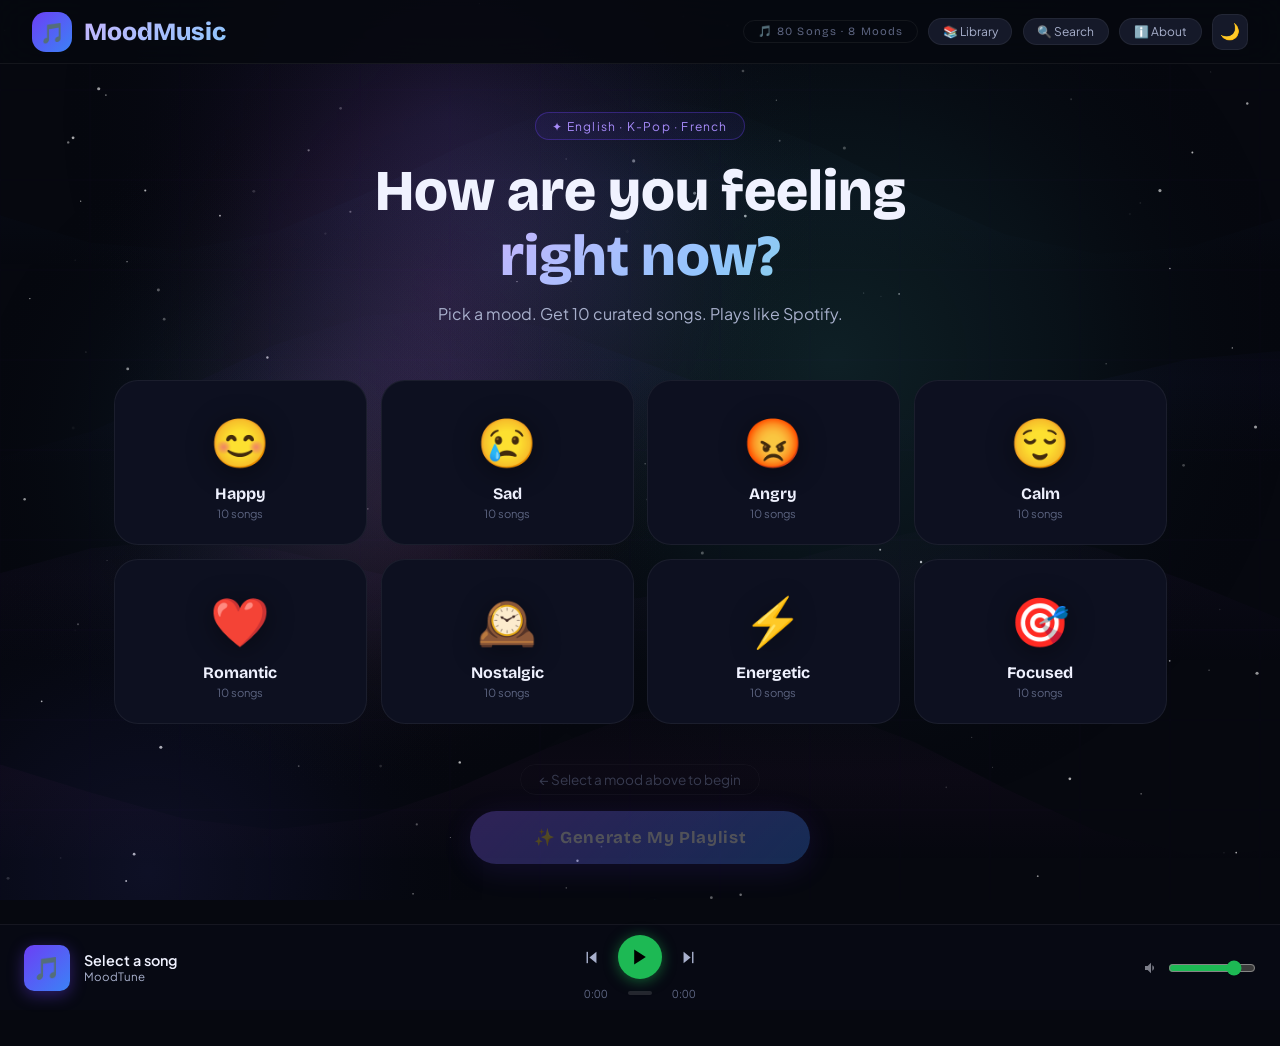
<file: index.html>
<!DOCTYPE html>
<html lang="en">
<head>
<meta charset="UTF-8"/>
<meta name="viewport" content="width=device-width,initial-scale=1.0"/>
<title>MoodTune – Feel the Music</title>
<link rel="stylesheet" href="css/base.css"/>
<link rel="stylesheet" href="css/home.css"/>
</head>
<body>
<canvas id="bgCanvas"></canvas>
<canvas id="noteCanvas"></canvas>
<div id="toast"></div>

<nav class="top-nav">
  <div class="logo" onclick="window.location.href='index.html'">
    <div class="logo-orb">🎵</div>
    <span class="logo-name">MoodMusic</span>
  </div>
  <div class="nav-right">
    <span class="nav-pill">🎵 80 Songs · 8 Moods</span>
    <a href="pages/library.html"  class="nav-link-btn">📚 Library</a>
    <a href="pages/search.html"   class="nav-link-btn">🔍 Search</a>
    <a href="pages/about.html"    class="nav-link-btn">ℹ️ About</a>
    <button class="icon-btn" id="themeBtn" onclick="toggleTheme()">🌙</button>
  </div>
</nav>

<div class="main">
  <div class="hero">
    <div class="hero-eyebrow">✦ English · K-Pop · French </div>
    <h1 class="hero-title">How are you feeling<br/><span class="hero-grad">right now?</span></h1>
    <p class="hero-sub">Pick a mood. Get 10 curated songs. Plays like Spotify.</p>
  </div>

  <div class="mood-grid">
    <div class="mood-card m-happy"     onclick="selectMood(this,'happy')">
      <div class="card-glow"></div><span class="card-emoji">😊</span>
      <div class="card-name">Happy</div><div class="card-count">10 songs</div>
    </div>
    <div class="mood-card m-sad"       onclick="selectMood(this,'sad')">
      <div class="card-glow"></div><span class="card-emoji">😢</span>
      <div class="card-name">Sad</div><div class="card-count">10 songs</div>
    </div>
    <div class="mood-card m-angry"     onclick="selectMood(this,'angry')">
      <div class="card-glow"></div><span class="card-emoji">😡</span>
      <div class="card-name">Angry</div><div class="card-count">10 songs</div>
    </div>
    <div class="mood-card m-calm"      onclick="selectMood(this,'calm')">
      <div class="card-glow"></div><span class="card-emoji">😌</span>
      <div class="card-name">Calm</div><div class="card-count">10 songs</div>
    </div>
    <div class="mood-card m-romantic"  onclick="selectMood(this,'romantic')">
      <div class="card-glow"></div><span class="card-emoji">❤️</span>
      <div class="card-name">Romantic</div><div class="card-count">10 songs</div>
    </div>
    <div class="mood-card m-nostalgic" onclick="selectMood(this,'nostalgic')">
      <div class="card-glow"></div><span class="card-emoji">🕰️</span>
      <div class="card-name">Nostalgic</div><div class="card-count">10 songs</div>
    </div>
    <div class="mood-card m-energetic" onclick="selectMood(this,'energetic')">
      <div class="card-glow"></div><span class="card-emoji">⚡</span>
      <div class="card-name">Energetic</div><div class="card-count">10 songs</div>
    </div>
    <div class="mood-card m-focused"   onclick="selectMood(this,'focused')">
      <div class="card-glow"></div><span class="card-emoji">🎯</span>
      <div class="card-name">Focused</div><div class="card-count">10 songs</div>
    </div>
  </div>

  <div class="gen-wrap">
    <div class="mood-display" id="moodDisplay">← Select a mood above to begin</div><br/>
    <button class="gen-btn" id="genBtn" disabled onclick="goToPlaylist()">
      <span id="genLabel">✨ Generate My Playlist</span>
      <div class="spin" id="genSpin"></div>
    </button>
  </div>
</div>

<!-- PLAYER BAR -->
<div class="player-bar" id="playerBar">
  <div class="pb-left">
    <div class="pb-cover" id="pbCover">🎵</div>
    <div class="pb-meta">
      <div class="pb-title"  id="pbTitle">Select a song</div>
      <div class="pb-artist" id="pbArtist">MoodTune</div>
    </div>
  </div>
  <div class="pb-centre">
    <div class="pb-controls">
      <button class="ctrl" onclick="playPrev()" title="Previous">
        <svg viewBox="0 0 24 24" fill="currentColor" width="17" height="17"><polygon points="19,20 9,12 19,4"/><rect x="5" y="4" width="2" height="16"/></svg>
      </button>
      <button class="ctrl ctrl-play" id="ctrlPlay" onclick="togglePlay()">
        <svg viewBox="0 0 24 24" fill="currentColor" width="20" height="20"><polygon points="5,3 19,12 5,21"/></svg>
      </button>
      <button class="ctrl" onclick="playNext()" title="Next">
        <svg viewBox="0 0 24 24" fill="currentColor" width="17" height="17"><polygon points="5,4 15,12 5,20"/><rect x="17" y="4" width="2" height="16"/></svg>
      </button>
    </div>
    <div class="pb-progress">
      <span class="pb-time" id="timeCur">0:00</span>
      <div class="progress-track" id="progressTrack" onclick="onSeek(event)">
        <div class="progress-fill" id="progressFill"></div>
        <div class="progress-knob" id="progressKnob"></div>
      </div>
      <span class="pb-time" id="timeDur">0:00</span>
    </div>
  </div>
  <div class="pb-right">
    <svg viewBox="0 0 24 24" fill="currentColor" width="16" height="16" style="opacity:.5"><path d="M3 9v6h4l5 5V4L7 9H3zm13.5 3c0-1.77-1.02-3.29-2.5-4.03v8.05c1.48-.73 2.5-2.25 2.5-4.02z"/></svg>
    <input type="range" min="0" max="100" value="80" class="vol-range" oninput="setVol(this.value)"/>
  </div>
</div>

<script src="js/db.js"></script>
<script src="js/player.js"></script>
<script src="js/theme.js"></script>
<script src="js/bg.js"></script>
<script src="js/home.js"></script>
</body>
</html>
</file>
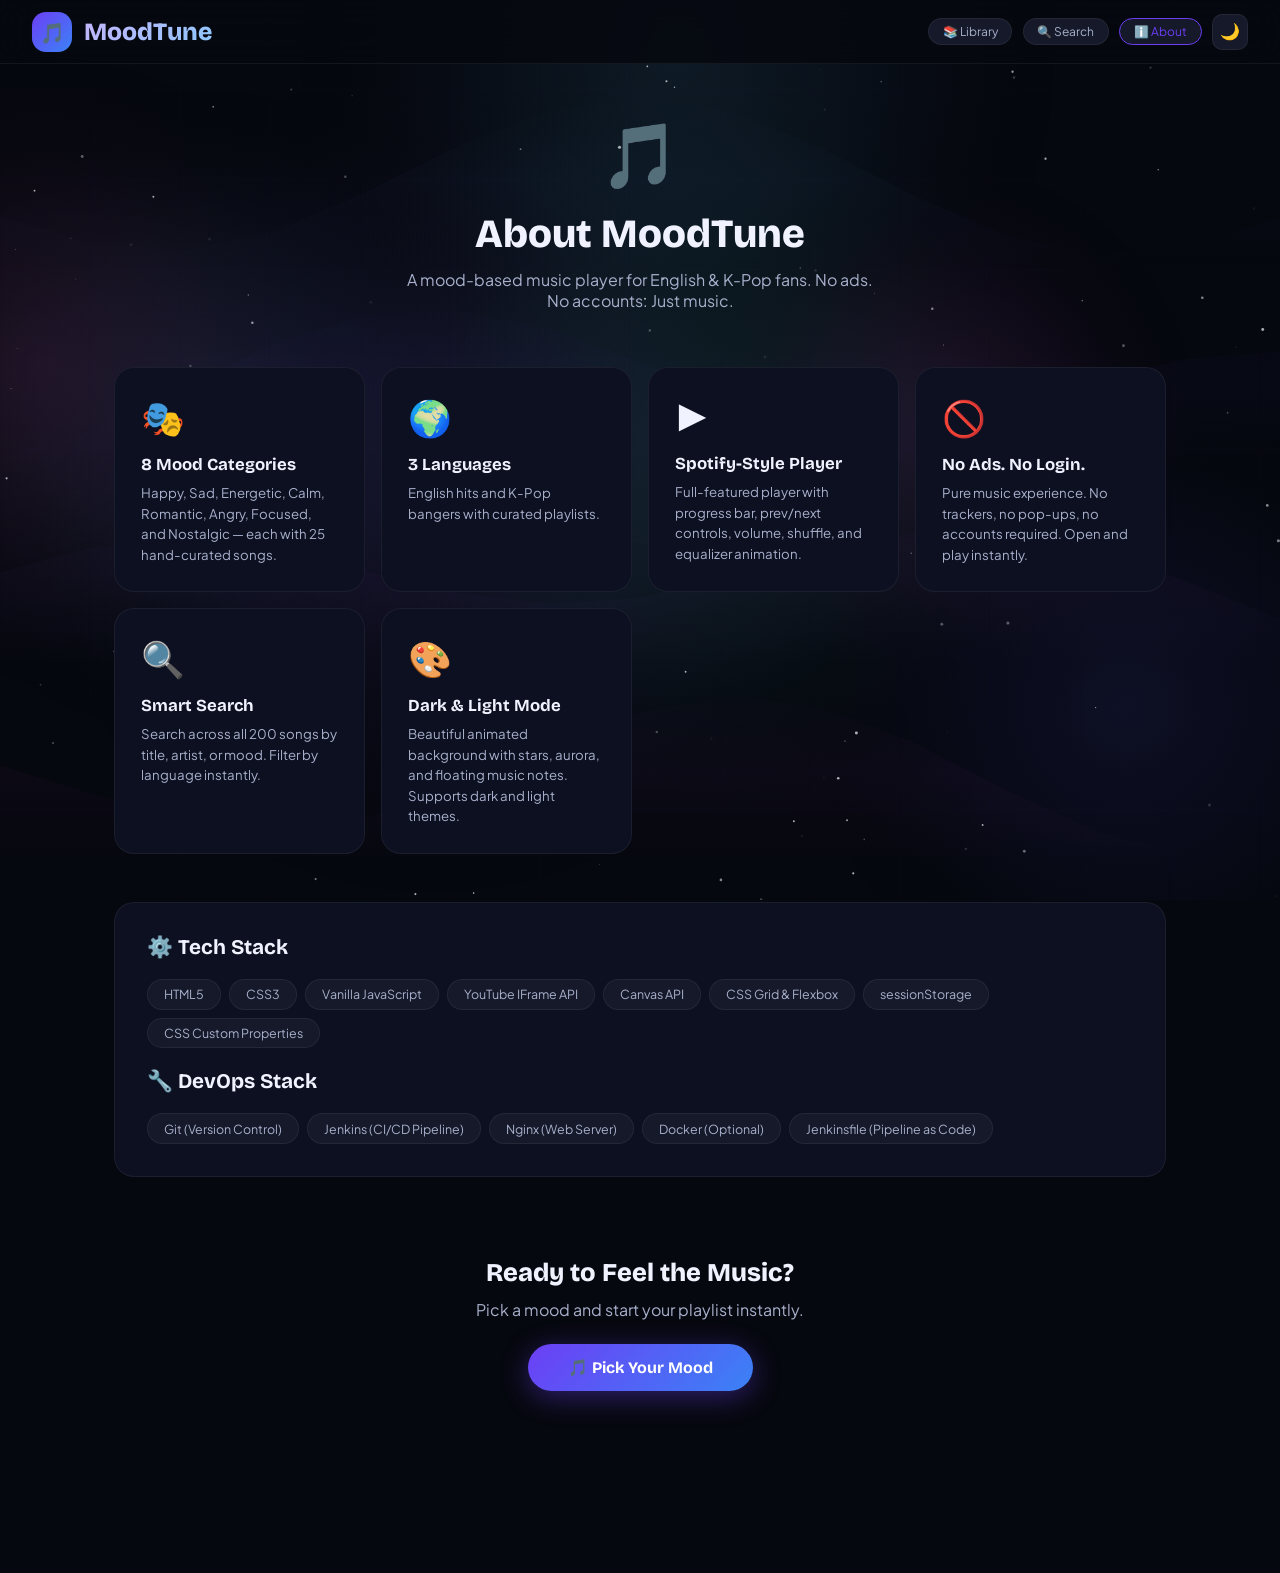
<file: pages/about.html>
<!DOCTYPE html>
<html lang="en">
<head>
<meta charset="UTF-8"/>
<meta name="viewport" content="width=device-width,initial-scale=1.0"/>
<title>MoodTune – About</title>
<link rel="stylesheet" href="../css/base.css"/>
<link href="https://fonts.googleapis.com/css2?family=Bricolage+Grotesque:opsz,wght@12..96,300;12..96,500;12..96,700;12..96,800&family=Plus+Jakarta+Sans:ital,wght@0,300;0,400;0,500;1,300&display=swap" rel="stylesheet"/>
<style>
.about-hero{text-align:center;margin-bottom:3.5rem;animation:heroIn .8s both}
.about-hero h1{font-family:var(--fh);font-size:2.5rem;font-weight:800;margin-bottom:.7rem}
.about-hero p{color:var(--text2);font-size:1rem;max-width:480px;margin:0 auto}
.cards-grid{display:grid;grid-template-columns:repeat(auto-fit,minmax(240px,1fr));gap:16px;margin-bottom:3rem;animation:fadeUp .6s .1s both}
.about-card{background:var(--surface);border:1px solid var(--border);border-radius:20px;padding:1.6rem;transition:transform .2s,border-color .2s}
.about-card:hover{transform:translateY(-4px);border-color:rgba(108,63,245,.3)}
.about-card .icon{font-size:2.2rem;margin-bottom:.9rem}
.about-card h3{font-family:var(--fh);font-size:1.05rem;font-weight:700;margin-bottom:.5rem}
.about-card p{font-size:.83rem;color:var(--text2);line-height:1.55}
.tech-stack{background:var(--surface);border:1px solid var(--border);border-radius:20px;padding:2rem;margin-bottom:2rem;animation:fadeUp .6s .2s both}
.tech-stack h2{font-family:var(--fh);font-size:1.3rem;font-weight:700;margin-bottom:1.2rem}
.tech-row{display:flex;gap:.5rem;flex-wrap:wrap}
.tech-chip{background:var(--surface2);border:1px solid var(--border);border-radius:20px;padding:.4rem 1rem;font-size:.78rem;color:var(--text2)}
.cta-section{text-align:center;padding:3rem 1rem;animation:fadeUp .6s .3s both}
.cta-btn{display:inline-block;padding:.85rem 2.5rem;background:linear-gradient(135deg,var(--accent),var(--accent2));color:#fff;border-radius:40px;font-family:var(--fh);font-weight:700;font-size:1rem;text-decoration:none;box-shadow:0 6px 28px rgba(108,63,245,.4);transition:transform .2s,box-shadow .2s}
.cta-btn:hover{transform:translateY(-3px);box-shadow:0 10px 36px rgba(108,63,245,.6)}
</style>
</head>
<body>
<canvas id="bgCanvas"></canvas>
<canvas id="noteCanvas"></canvas>
<div id="toast"></div>

<nav class="top-nav">
  <a class="logo" href="../index.html">
    <div class="logo-orb">🎵</div>
    <span class="logo-name">MoodTune</span>
  </a>
  <div class="nav-right">
    <a href="library.html" class="nav-link-btn">📚 Library</a>
    <a href="search.html"  class="nav-link-btn">🔍 Search</a>
    <a href="about.html"   class="nav-link-btn" style="border-color:var(--accent);color:var(--accent)">ℹ️ About</a>
    <button class="icon-btn" id="themeBtn" onclick="toggleTheme()">🌙</button>
  </div>
</nav>

<div class="main">
  <div class="about-hero">
    <div style="font-size:4rem;margin-bottom:1rem">🎵</div>
    <h1>About MoodTune</h1>
    <p>A mood-based music player for English & K-Pop fans. No ads. No accounts. Just music.</p>
  </div>

  <div class="cards-grid">
    <div class="about-card">
      <div class="icon">🎭</div>
      <h3>8 Mood Categories</h3>
      <p>Happy, Sad, Energetic, Calm, Romantic, Angry, Focused, and Nostalgic — each with 25 hand-curated songs.</p>
    </div>
    <div class="about-card">
      <div class="icon">🌍</div>
      <h3>3 Languages</h3>
      <p>English hits and K-Pop bangers with curated playlists.</p>
    </div>
    <div class="about-card">
      <div class="icon">▶️</div>
      <h3>Spotify-Style Player</h3>
      <p>Full-featured player with progress bar, prev/next controls, volume, shuffle, and equalizer animation.</p>
    </div>
    <div class="about-card">
      <div class="icon">🚫</div>
      <h3>No Ads. No Login.</h3>
      <p>Pure music experience. No trackers, no pop-ups, no accounts required. Open and play instantly.</p>
    </div>
    <div class="about-card">
      <div class="icon">🔍</div>
      <h3>Smart Search</h3>
      <p>Search across all 200 songs by title, artist, or mood. Filter by language instantly.</p>
    </div>
    <div class="about-card">
      <div class="icon">🎨</div>
      <h3>Dark & Light Mode</h3>
      <p>Beautiful animated background with stars, aurora, and floating music notes. Supports dark and light themes.</p>
    </div>
  </div>

  <div class="tech-stack">
    <h2>⚙️ Tech Stack</h2>
    <div class="tech-row">
      <span class="tech-chip">HTML5</span>
      <span class="tech-chip">CSS3</span>
      <span class="tech-chip">Vanilla JavaScript</span>
      <span class="tech-chip">YouTube IFrame API</span>
      <span class="tech-chip">Canvas API</span>
      <span class="tech-chip">CSS Grid & Flexbox</span>
      <span class="tech-chip">sessionStorage</span>
      <span class="tech-chip">CSS Custom Properties</span>
    </div>
    <br/>
    <h2>🔧 DevOps Stack</h2>
    <div class="tech-row">
      <span class="tech-chip">Git (Version Control)</span>
      <span class="tech-chip">Jenkins (CI/CD Pipeline)</span>
      <span class="tech-chip">Nginx (Web Server)</span>
      <span class="tech-chip">Docker (Optional)</span>
      <span class="tech-chip">Jenkinsfile (Pipeline as Code)</span>
    </div>
  </div>

  <div class="cta-section">
    <h2 style="font-family:var(--fh);font-size:1.6rem;font-weight:800;margin-bottom:.7rem">Ready to Feel the Music?</h2>
    <p style="color:var(--text2);margin-bottom:1.5rem">Pick a mood and start your playlist instantly.</p>
    <a href="../index.html" class="cta-btn">🎵 Pick Your Mood</a>
  </div>
</div>

<div id="ytHolder" style="position:fixed;bottom:0;left:0;width:2px;height:2px;opacity:0;pointer-events:none;z-index:-1"></div>

<script src="../js/db.js"></script>
<script src="../js/player.js"></script>
<script src="../js/theme.js"></script>
<script src="../js/bg.js"></script>
<script>
window.addEventListener('DOMContentLoaded', function() {
  applyTheme(); initBg(); initNotes(); loadYT();
});
</script>
</body>
</html>
</file>
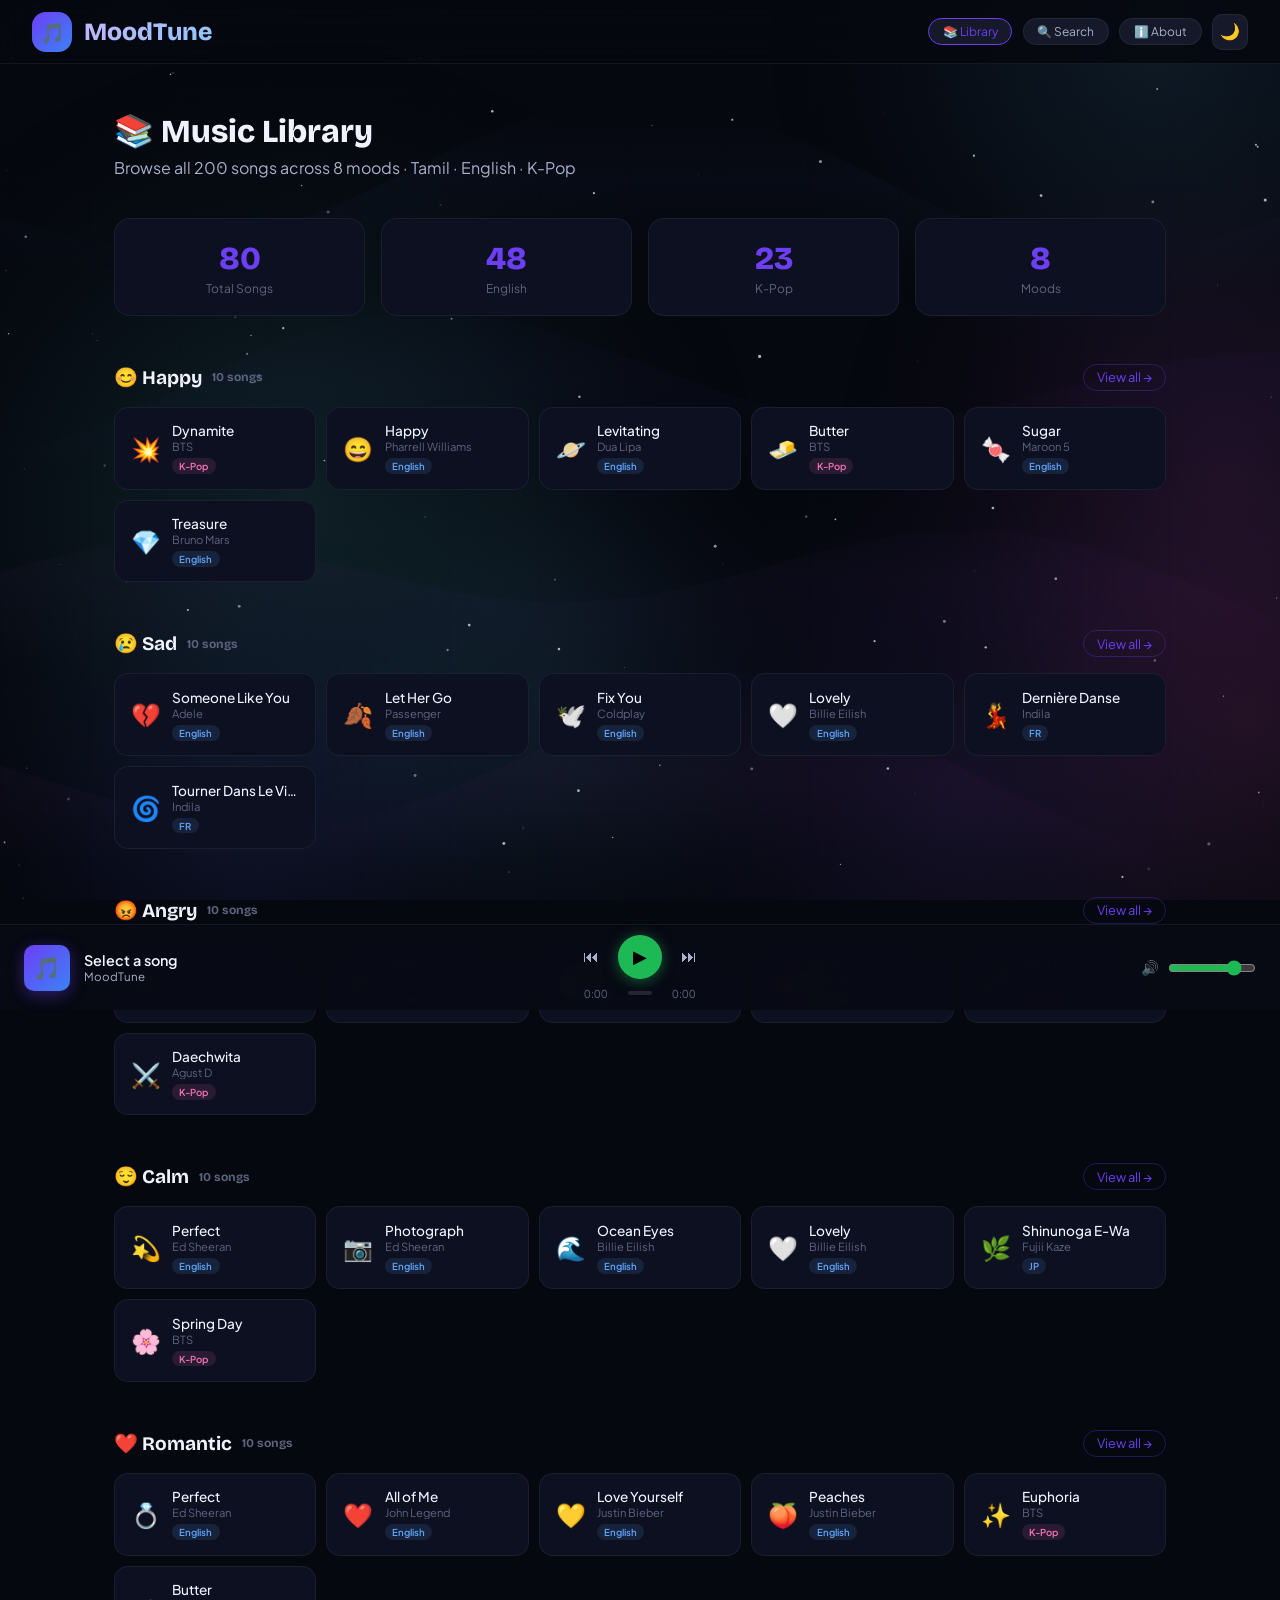
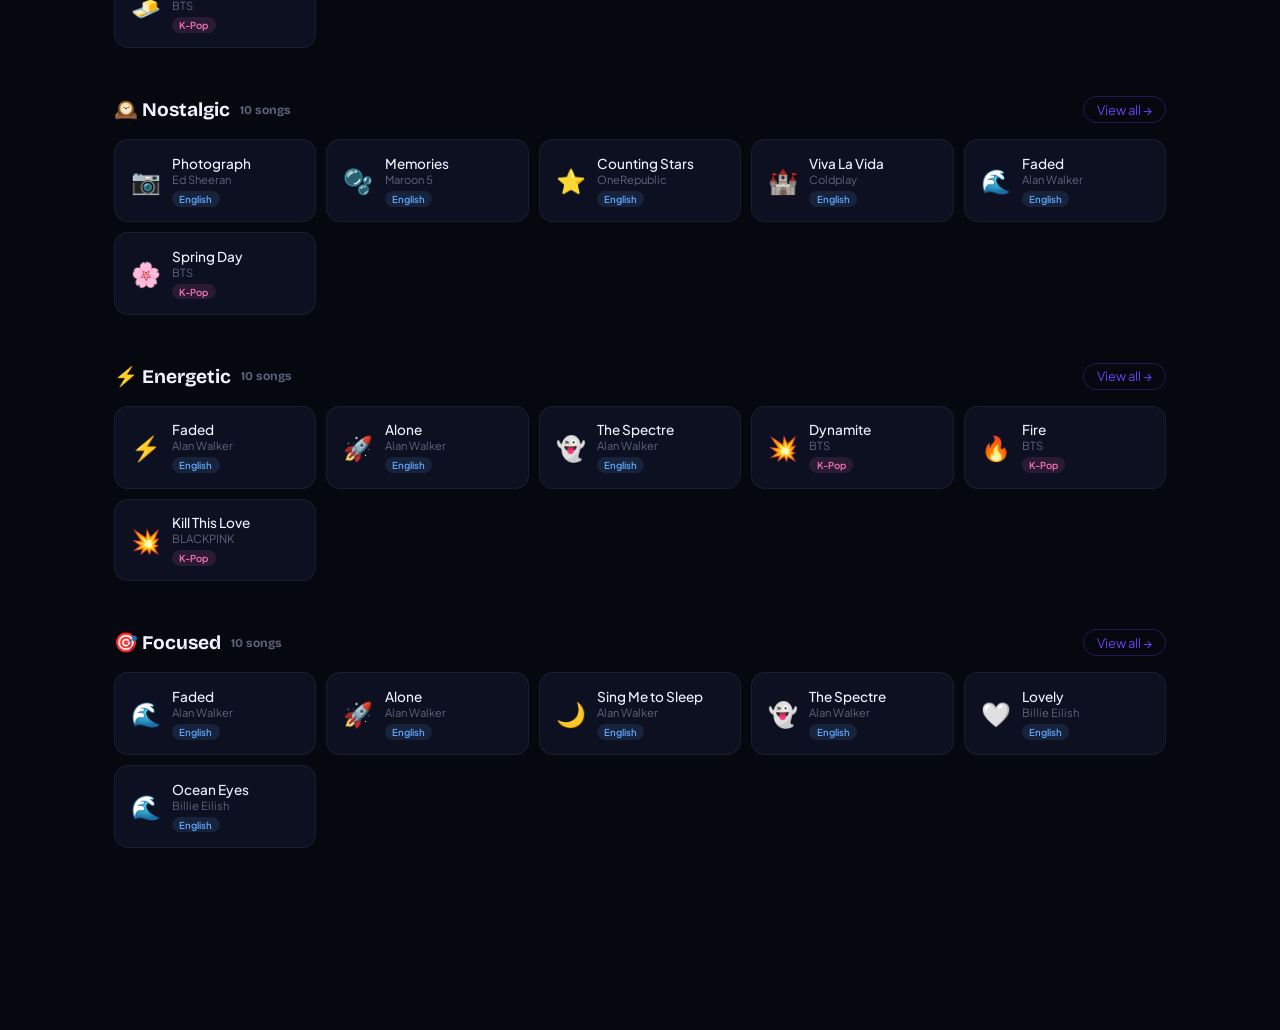
<file: pages/library.html>
<!DOCTYPE html>
<html lang="en">
<head>
<meta charset="UTF-8"/>
<meta name="viewport" content="width=device-width,initial-scale=1.0"/>
<title>MoodTune – Library</title>
<link rel="stylesheet" href="../css/base.css"/>
<link href="https://fonts.googleapis.com/css2?family=Bricolage+Grotesque:opsz,wght@12..96,300;12..96,500;12..96,700;12..96,800&family=Plus+Jakarta+Sans:ital,wght@0,300;0,400;0,500;1,300&display=swap" rel="stylesheet"/>
<style>
.page-title{font-family:var(--fh);font-size:2rem;font-weight:800;margin-bottom:.4rem;animation:heroIn .7s both}
.page-sub{color:var(--text2);margin-bottom:2.5rem;animation:fadeUp .7s .1s both}
.mood-section{margin-bottom:3rem;animation:fadeUp .5s both}
.mood-section-header{display:flex;align-items:center;justify-content:space-between;margin-bottom:1rem}
.mood-section-title{font-family:var(--fh);font-size:1.2rem;font-weight:700;display:flex;align-items:center;gap:.6rem}
.mood-section-count{font-size:.75rem;color:var(--text3)}
.view-all-link{font-size:.8rem;color:var(--accent);text-decoration:none;padding:.28rem .8rem;border:1px solid rgba(108,63,245,.3);border-radius:20px;transition:background .2s}
.view-all-link:hover{background:rgba(108,63,245,.15)}
.mini-grid{display:grid;grid-template-columns:repeat(auto-fill,minmax(200px,1fr));gap:10px}
.mini-card{
  background:var(--surface);border:1px solid var(--border);border-radius:14px;
  padding:.9rem 1rem;display:flex;align-items:center;gap:.7rem;
  cursor:pointer;transition:background .18s,border-color .18s,transform .15s;
}
.mini-card:hover{background:var(--surface2);border-color:rgba(108,63,245,.3);transform:translateY(-2px)}
.mini-card-emoji{font-size:1.5rem;flex-shrink:0}
.mini-card-info{min-width:0}
.mini-card-title{font-size:.85rem;font-weight:500;white-space:nowrap;overflow:hidden;text-overflow:ellipsis}
.mini-card-artist{font-size:.7rem;color:var(--text3);white-space:nowrap;overflow:hidden;text-overflow:ellipsis}
.mini-card-lang{font-size:.6rem;padding:.12rem .45rem;border-radius:12px;font-weight:600;margin-top:.2rem;display:inline-block}
.stats-bar{display:flex;gap:1rem;margin-bottom:3rem;flex-wrap:wrap;animation:fadeUp .6s both}
.big-stat{background:var(--surface);border:1px solid var(--border);border-radius:16px;padding:1.2rem 1.5rem;flex:1;min-width:120px;text-align:center}
.big-stat .n{font-family:var(--fh);font-size:2rem;font-weight:800;color:var(--accent)}
.big-stat .l{font-size:.75rem;color:var(--text3);margin-top:.2rem}
</style>
</head>
<body>
<canvas id="bgCanvas"></canvas>
<canvas id="noteCanvas"></canvas>
<div id="toast"></div>

<nav class="top-nav">
  <a class="logo" href="../index.html">
    <div class="logo-orb">🎵</div>
    <span class="logo-name">MoodTune</span>
  </a>
  <div class="nav-right">
    <a href="library.html"  class="nav-link-btn" style="border-color:var(--accent);color:var(--accent)">📚 Library</a>
    <a href="search.html"   class="nav-link-btn">🔍 Search</a>
    <a href="about.html"    class="nav-link-btn">ℹ️ About</a>
    <button class="icon-btn" id="themeBtn" onclick="toggleTheme()">🌙</button>
  </div>
</nav>

<div class="main">
  <h1 class="page-title">📚 Music Library</h1>
  <p class="page-sub">Browse all 200 songs across 8 moods · Tamil · English · K-Pop</p>

  <!-- Stats -->
  <div class="stats-bar" id="statsBar"></div>

  <!-- Mood sections -->
  <div id="libraryContent"></div>
</div>

<!-- PLAYER BAR -->
<div class="player-bar" id="playerBar">
  <div class="pb-left">
    <div class="pb-cover" id="pbCover">🎵</div>
    <div class="pb-meta">
      <div class="pb-title" id="pbTitle">Select a song</div>
      <div class="pb-artist" id="pbArtist">MoodTune</div>
    </div>
  </div>
  <div class="pb-centre">
    <div class="pb-controls">
      <button class="ctrl" onclick="playPrev()">⏮</button>
      <button class="ctrl ctrl-play" id="ctrlPlay" onclick="togglePlay()">▶</button>
      <button class="ctrl" onclick="playNext()">⏭</button>
    </div>
    <div class="pb-progress">
      <span class="pb-time" id="timeCur">0:00</span>
      <div class="progress-track" id="progressTrack" onclick="onSeek(event)">
        <div class="progress-fill" id="progressFill"></div>
        <div class="progress-knob" id="progressKnob"></div>
      </div>
      <span class="pb-time" id="timeDur">0:00</span>
    </div>
  </div>
  <div class="pb-right">
    <span style="opacity:.5;font-size:.9rem">🔊</span>
    <input type="range" min="0" max="100" value="80" class="vol-range" oninput="setVol(this.value)"/>
  </div>
</div>

<div id="ytHolder" style="position:fixed;bottom:0;left:0;width:2px;height:2px;opacity:0;pointer-events:none;z-index:-1"></div>

<script src="../js/db.js"></script>
<script src="../js/player.js"></script>
<script src="../js/theme.js"></script>
<script src="../js/bg.js"></script>
<script>
var LANG_CLASS = {EN:'lang-en',KP:'lang-kp'};
var LANG_LABEL = {EN:'English',KP:'K-Pop'};

function playFromLib(mood, localIdx) {
  _filtered = DB[mood].slice();
  _curIdx = -1;
  playSongAt(localIdx);
}

window.addEventListener('DOMContentLoaded', function() {
  applyTheme(); initBg(); initNotes(); loadYT();

  // Stats bar (NO TAMIL)
  var total = 0, enTotal = 0, kpTotal = 0;

  Object.keys(DB).forEach(function(m) { 
    DB[m].forEach(function(s){
      total++;
      if(s.l==='EN') enTotal++;
      else if(s.l==='KP') kpTotal++;
    });
  });

  document.getElementById('statsBar').innerHTML =
    '<div class="big-stat"><div class="n">'+total+'</div><div class="l">Total Songs</div></div>' +
    '<div class="big-stat"><div class="n">'+enTotal+'</div><div class="l">English</div></div>' +
    '<div class="big-stat"><div class="n">'+kpTotal+'</div><div class="l">K-Pop</div></div>' +
    '<div class="big-stat"><div class="n">8</div><div class="l">Moods</div></div>';

  // Build library sections
  var html = '';
  Object.keys(DB).forEach(function(mood, mi) {
    var meta = META[mood];
    var songs = DB[mood];

    html += '<div class="mood-section" style="animation-delay:'+(mi*.07)+'s">' +
      '<div class="mood-section-header">' +
        '<div class="mood-section-title">'+meta.emoji+' '+meta.label+'<span class="mood-section-count">'+songs.length+' songs</span></div>' +
        '<a href="playlist.html?mood='+mood+'" class="view-all-link">View all →</a>' +
      '</div>' +
      '<div class="mini-grid">';

    songs.slice(0, 6).forEach(function(s, i) {
      var lc = LANG_CLASS[s.l]||'lang-en';
      var ll = LANG_LABEL[s.l]||s.l;

      html += '<div class="mini-card" onclick="playFromLib(\''+mood+'\','+i+')">' +
        '<div class="mini-card-emoji">'+s.e+'</div>' +
        '<div class="mini-card-info">' +
          '<div class="mini-card-title">'+s.t+'</div>' +
          '<div class="mini-card-artist">'+s.a+'</div>' +
          '<span class="mini-card-lang '+lc+'">'+ll+'</span>' +
        '</div>' +
      '</div>';
    });

    html += '</div></div>';
  });

  document.getElementById('libraryContent').innerHTML = html;
});
</script>
</body>
</html>
</file>
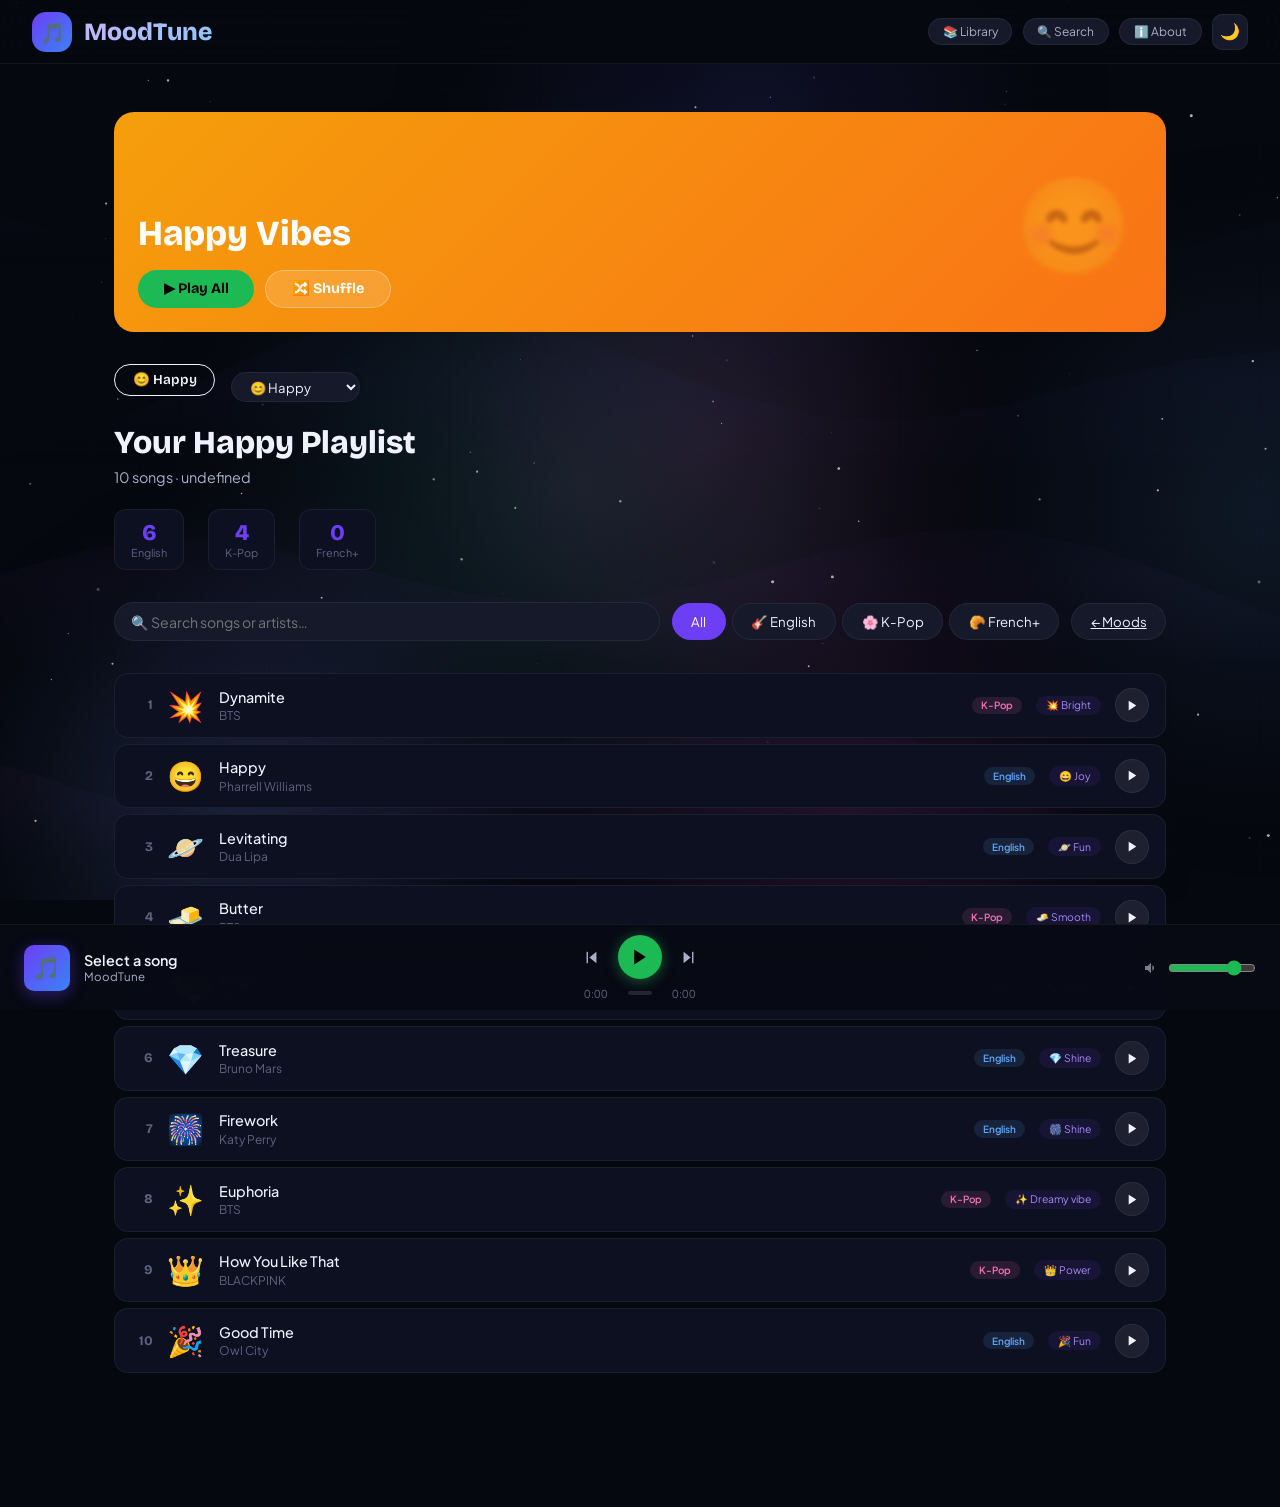
<file: pages/playlist.html>
<!DOCTYPE html>
<html lang="en">
<head>
<meta charset="UTF-8"/>
<meta name="viewport" content="width=device-width,initial-scale=1.0"/>
<title>MoodTune – Playlist</title>
<link rel="stylesheet" href="../css/base.css"/>
<link rel="stylesheet" href="../css/playlist.css"/>
</head>
<body>
<canvas id="bgCanvas"></canvas>
<canvas id="noteCanvas"></canvas>
<div id="toast"></div>

<nav class="top-nav">
  <a class="logo" href="../index.html">
    <div class="logo-orb">🎵</div>
    <span class="logo-name">MoodTune</span>
  </a>
  <div class="nav-right">
    <a href="library.html"  class="nav-link-btn">📚 Library</a>
    <a href="search.html"   class="nav-link-btn">🔍 Search</a>
    <a href="about.html"    class="nav-link-btn">ℹ️ About</a>
    <button class="icon-btn" id="themeBtn" onclick="toggleTheme()">🌙</button>
  </div>
</nav>

<div class="main">
  <!-- Banner -->
  <div class="pl-banner" id="plBanner">
    <div class="pl-banner-emoji" id="plBannerEmoji">😊</div>
    <div style="position:relative;z-index:1">
      <h2 id="plBannerTitle">Happy Vibes</h2>
      <p id="plBannerDesc">25 feel-good songs to brighten your day</p>
      <div style="display:flex;gap:.7rem;flex-wrap:wrap;margin-top:.9rem">
        <button class="play-all-btn" onclick="playAll()">▶ Play All</button>
        <button class="shuffle-btn-hero" onclick="shuffleAndPlay()">🔀 Shuffle</button>
      </div>
    </div>
  </div>

  <!-- Header -->
  <div class="pl-header">
    <div style="display:flex;align-items:center;gap:1rem;flex-wrap:wrap;margin-bottom:.8rem">
      <div class="pl-mood-badge" id="plBadge">😊 Happy</div>
      <select id="moodSelect" onchange="onMoodChange(this.value)" style="background:var(--surface2);border:1px solid var(--border);color:var(--text);border-radius:20px;padding:.3rem .85rem;font-family:var(--fb);font-size:.82rem;cursor:pointer;outline:none">
        <option value="happy">😊 Happy</option>
        <option value="sad">😢 Sad</option>
        <option value="angry">😡 Angry</option>
        <option value="calm">😌 Calm</option>
        <option value="romantic">❤️ Romantic</option>
        <option value="nostalgic">🕰️ Nostalgic</option>
        <option value="energetic">⚡ Energetic</option>
        <option value="focused">🎯 Focused</option>
      </select>
    </div>
    <h2 class="pl-title" id="plTitle">Your Happy Playlist</h2>
    <p class="pl-sub"  id="plSub">25 songs</p>

    <!-- Stats -->
    <div class="pl-stats">
      <div class="stat-chip"><div class="val" id="statEN">0</div><div class="lbl">English</div></div>
      <div class="stat-chip"><div class="val" id="statKP">0</div><div class="lbl">K-Pop</div></div>
      <div class="stat-chip"><div class="val" id="statFR">0</div><div class="lbl">French+</div></div>
    </div>

    <!-- Toolbar -->
    <div class="pl-toolbar">
      <div class="search-wrap">
        <input class="search-input" type="text" id="searchInput" placeholder="🔍 Search songs or artists…" oninput="filterSongs(this.value)"/>
      </div>
      <div style="display:flex;gap:.4rem;flex-wrap:wrap">
        <button class="tool-btn active-filter" id="tab-all" onclick="setLangTab('all')">All</button>
        <button class="tool-btn" id="tab-EN"   onclick="setLangTab('EN')">🎸 English</button>
        <button class="tool-btn" id="tab-KP"   onclick="setLangTab('KP')">🌸 K-Pop</button>
        <button class="tool-btn" id="tab-FR"   onclick="setLangTab('FR')">🥐 French+</button>
      </div>
      <a href="../index.html" class="tool-btn">← Moods</a>
    </div>
  </div>

  <div class="songs-list" id="songsList"></div>
</div>

<!-- PLAYER BAR -->
<div class="player-bar" id="playerBar">
  <div class="pb-left">
    <div class="pb-cover" id="pbCover">🎵</div>
    <div class="pb-meta">
      <div class="pb-title"  id="pbTitle">Select a song</div>
      <div class="pb-artist" id="pbArtist">MoodTune</div>
    </div>
  </div>
  <div class="pb-centre">
    <div class="pb-controls">
      <button class="ctrl" onclick="playPrev()">
        <svg viewBox="0 0 24 24" fill="currentColor" width="17" height="17"><polygon points="19,20 9,12 19,4"/><rect x="5" y="4" width="2" height="16"/></svg>
      </button>
      <button class="ctrl ctrl-play" id="ctrlPlay" onclick="togglePlay()">
        <svg viewBox="0 0 24 24" fill="currentColor" width="20" height="20"><polygon points="5,3 19,12 5,21"/></svg>
      </button>
      <button class="ctrl" onclick="playNext()">
        <svg viewBox="0 0 24 24" fill="currentColor" width="17" height="17"><polygon points="5,4 15,12 5,20"/><rect x="17" y="4" width="2" height="16"/></svg>
      </button>
    </div>
    <div class="pb-progress">
      <span class="pb-time" id="timeCur">0:00</span>
      <div class="progress-track" id="progressTrack" onclick="onSeek(event)">
        <div class="progress-fill" id="progressFill"></div>
        <div class="progress-knob" id="progressKnob"></div>
      </div>
      <span class="pb-time" id="timeDur">0:00</span>
    </div>
  </div>
  <div class="pb-right">
    <svg viewBox="0 0 24 24" fill="currentColor" width="16" height="16" style="opacity:.5"><path d="M3 9v6h4l5 5V4L7 9H3zm13.5 3c0-1.77-1.02-3.29-2.5-4.03v8.05c1.48-.73 2.5-2.25 2.5-4.02z"/></svg>
    <input type="range" min="0" max="100" value="80" class="vol-range" oninput="setVol(this.value)"/>
  </div>
</div>

<script src="../js/db.js"></script>
<script src="../js/player.js"></script>
<script src="../js/theme.js"></script>
<script src="../js/bg.js"></script>
<script src="../js/playlist.js"></script>
</body>
</html>
</file>
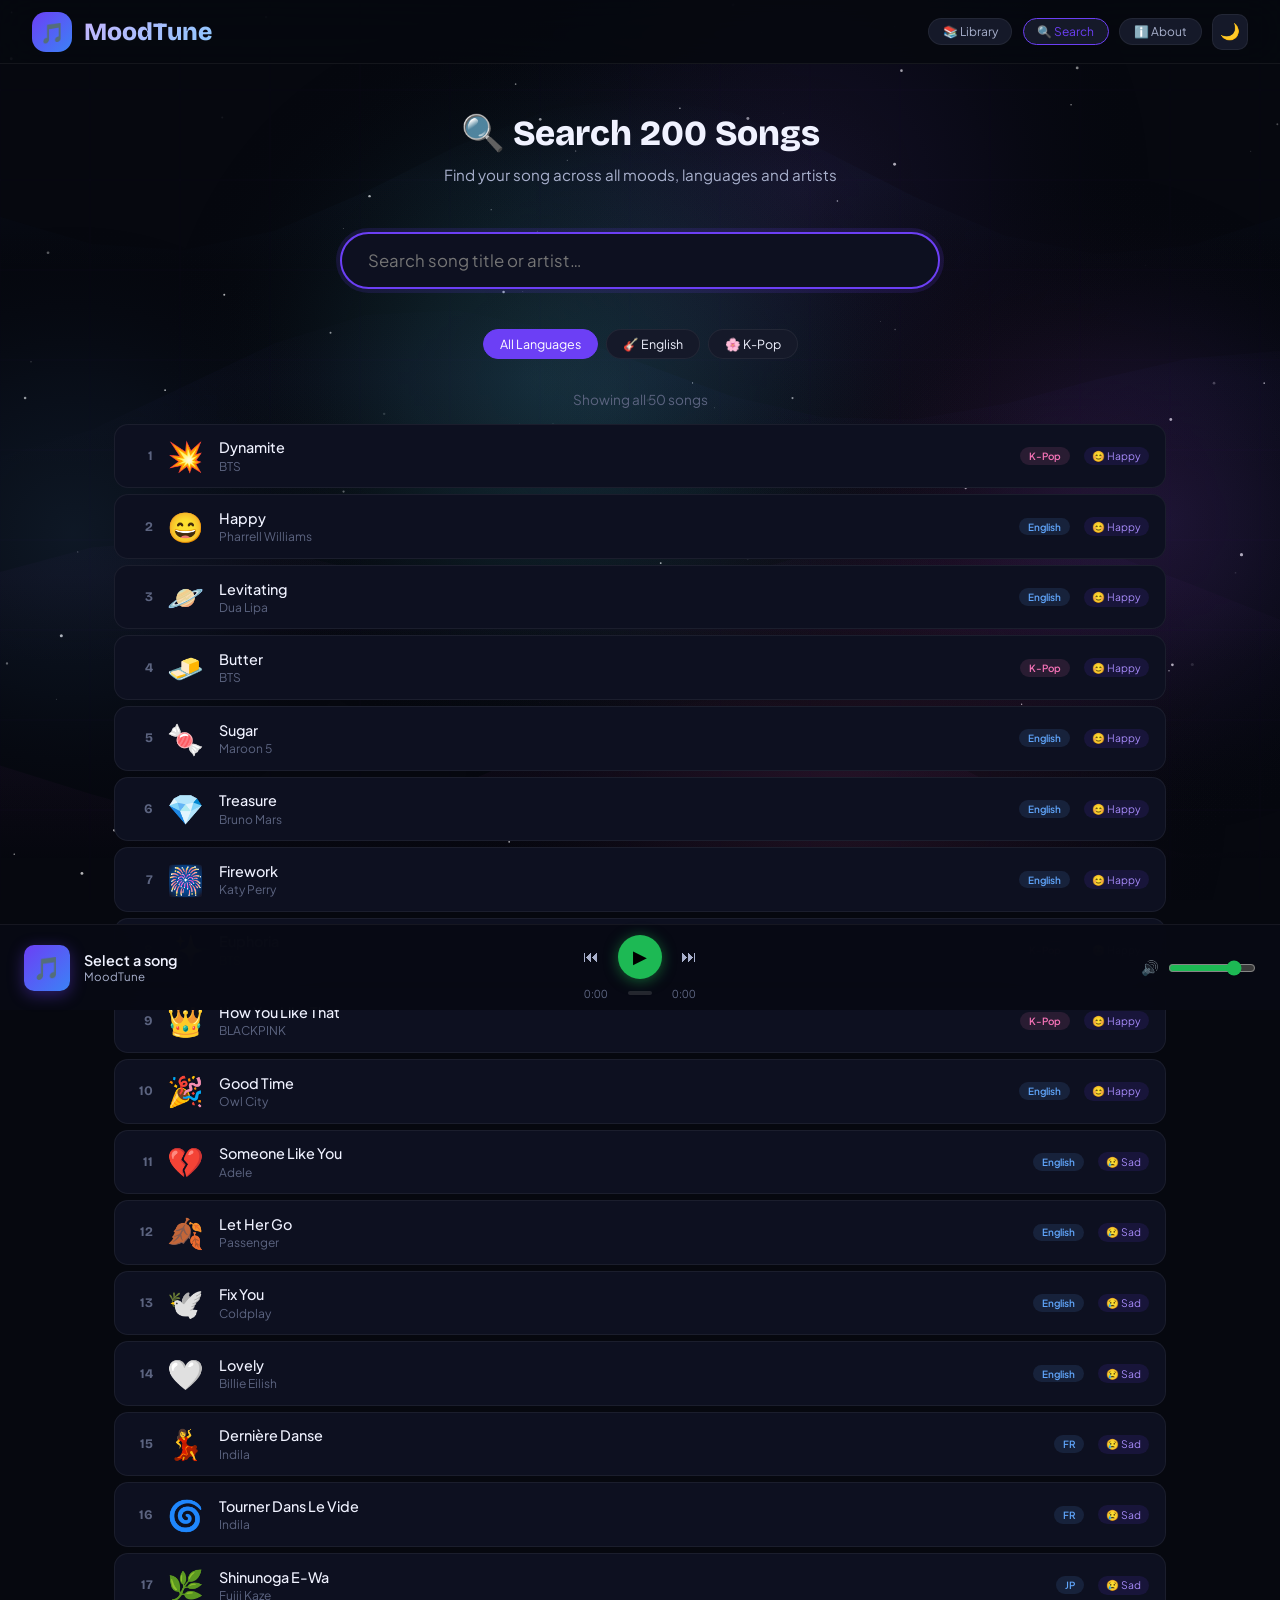
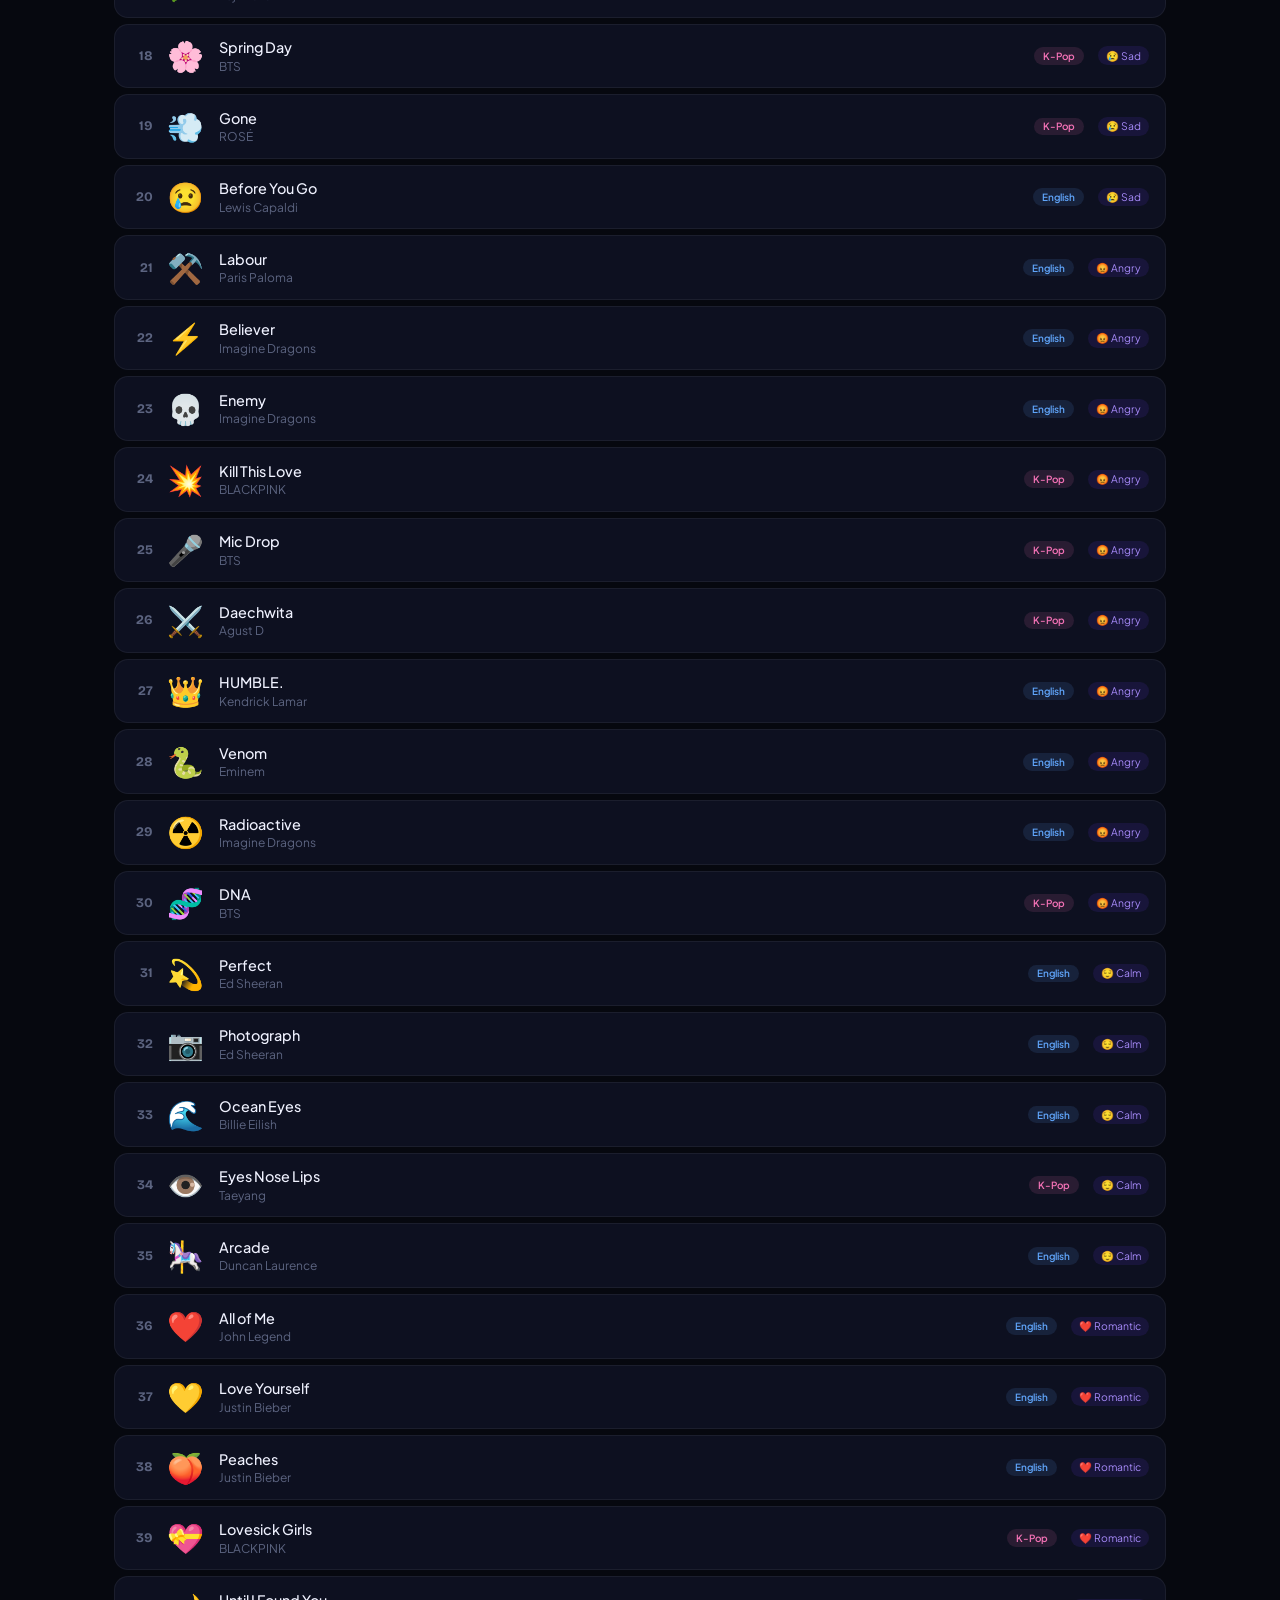
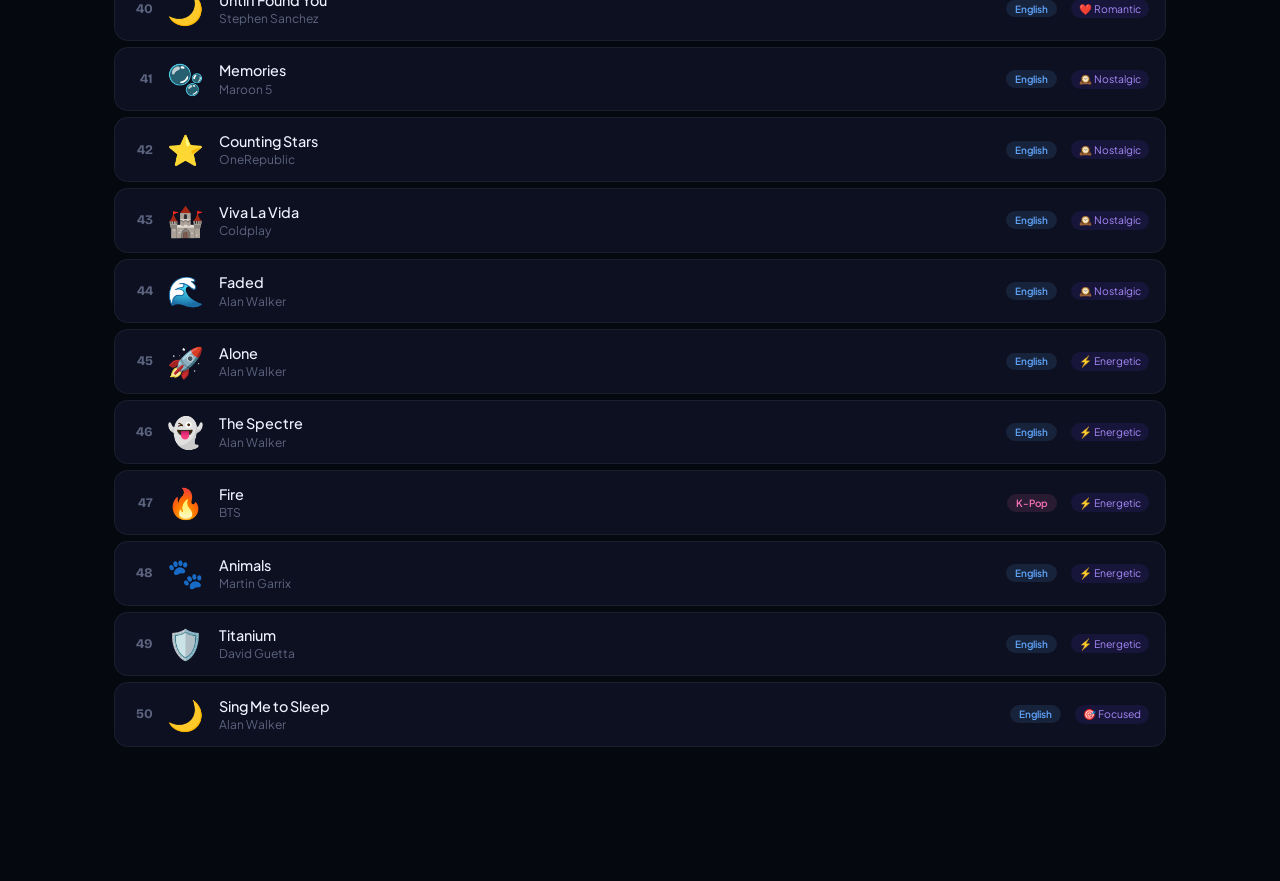
<file: pages/search.html>
<!DOCTYPE html>
<html lang="en">
<head>
<meta charset="UTF-8"/>
<meta name="viewport" content="width=device-width,initial-scale=1.0"/>
<title>MoodTune – Search</title>
<link rel="stylesheet" href="../css/base.css"/>
<link href="https://fonts.googleapis.com/css2?family=Bricolage+Grotesque:opsz,wght@12..96,300;12..96,500;12..96,700;12..96,800&family=Plus+Jakarta+Sans:ital,wght@0,300;0,400;0,500;1,300&display=swap" rel="stylesheet"/>
<style>
.search-hero{text-align:center;margin-bottom:3rem;animation:heroIn .7s both}
.search-hero h1{font-family:var(--fh);font-size:2.2rem;font-weight:800;margin-bottom:.6rem}
.search-hero p{color:var(--text2);font-size:.95rem}
.big-search{
  width:100%;max-width:600px;margin:0 auto 2.5rem;display:block;
  background:var(--surface);border:2px solid var(--border2);
  color:var(--text);border-radius:40px;padding:1rem 1.6rem;
  font-size:1.05rem;font-family:var(--fb);outline:none;
  transition:border-color .2s,box-shadow .2s;
}
.big-search:focus{border-color:var(--accent);box-shadow:0 0 0 4px rgba(108,63,245,.15)}
.result-count{color:var(--text3);font-size:.85rem;margin-bottom:1rem;text-align:center}
.tag-filters{display:flex;gap:.5rem;justify-content:center;flex-wrap:wrap;margin-bottom:2rem}
.tag{padding:.38rem 1rem;border:1px solid var(--border);border-radius:30px;font-size:.78rem;cursor:pointer;transition:background .2s,border-color .2s;background:var(--surface2)}
.tag:hover,.tag.on{background:var(--accent);color:#fff;border-color:var(--accent)}
.result-mood-badge{font-size:.65rem;padding:.15rem .5rem;border-radius:12px;background:rgba(108,63,245,.12);color:#a78bfa;flex-shrink:0}
</style>
</head>
<body>
<canvas id="bgCanvas"></canvas>
<canvas id="noteCanvas"></canvas>
<div id="toast"></div>

<nav class="top-nav">
  <a class="logo" href="../index.html">
    <div class="logo-orb">🎵</div>
    <span class="logo-name">MoodTune</span>
  </a>
  <div class="nav-right">
    <a href="library.html" class="nav-link-btn">📚 Library</a>
    <a href="search.html"  class="nav-link-btn" style="border-color:var(--accent);color:var(--accent)">🔍 Search</a>
    <a href="about.html"   class="nav-link-btn">ℹ️ About</a>
    <button class="icon-btn" id="themeBtn" onclick="toggleTheme()">🌙</button>
  </div>
</nav>

<div class="main">
  <div class="search-hero">
    <h1>🔍 Search 200 Songs</h1>
    <p>Find your song across all moods, languages and artists</p>
  </div>

  <input class="big-search" type="text" id="bigSearch" placeholder="Search song title or artist…" oninput="doSearch(this.value)" autofocus/>

  <div class="tag-filters">
    <div class="tag on" id="tag-all" onclick="setTagLang('all')">All Languages</div>
    <div class="tag" id="tag-EN"  onclick="setTagLang('EN')">🎸 English</div>
    <div class="tag" id="tag-KP"  onclick="setTagLang('KP')">🌸 K-Pop</div>
  </div>

  <div class="result-count" id="resultCount">Type to search across all 200 songs</div>
  <div class="songs-list" id="searchResults"></div>
</div>

<!-- PLAYER BAR -->
<div class="player-bar" id="playerBar">
  <div class="pb-left">
    <div class="pb-cover" id="pbCover">🎵</div>
    <div class="pb-meta">
      <div class="pb-title" id="pbTitle">Select a song</div>
      <div class="pb-artist" id="pbArtist">MoodTune</div>
    </div>
  </div>
  <div class="pb-centre">
    <div class="pb-controls">
      <button class="ctrl" onclick="playPrev()">⏮</button>
      <button class="ctrl ctrl-play" id="ctrlPlay" onclick="togglePlay()">▶</button>
      <button class="ctrl" onclick="playNext()">⏭</button>
    </div>
    <div class="pb-progress">
      <span class="pb-time" id="timeCur">0:00</span>
      <div class="progress-track" id="progressTrack" onclick="onSeek(event)">
        <div class="progress-fill" id="progressFill"></div>
        <div class="progress-knob" id="progressKnob"></div>
      </div>
      <span class="pb-time" id="timeDur">0:00</span>
    </div>
  </div>
  <div class="pb-right">
    <span style="opacity:.5;font-size:.9rem">🔊</span>
    <input type="range" min="0" max="100" value="80" class="vol-range" oninput="setVol(this.value)"/>
  </div>
</div>

<div id="ytHolder" style="position:fixed;bottom:0;left:0;width:2px;height:2px;opacity:0;pointer-events:none;z-index:-1"></div>

<script src="../js/db.js"></script>
<script src="../js/player.js"></script>
<script src="../js/theme.js"></script>
<script src="../js/bg.js"></script>
<script>
var _searchLang = 'all';
var _searchResults = [];

var ALL_SONGS = [];
Object.keys(DB).forEach(function(mood) {
  DB[mood].forEach(function(s) {
    ALL_SONGS.push(Object.assign({}, s, {
      mood: mood,
      moodLabel: META[mood].label,
      moodEmoji: META[mood].emoji
    }));
  });
});

var LANG_CLASS = {EN:'lang-en',KP:'lang-kp'};
var LANG_LABEL = {EN:'English',KP:'K-Pop'};

function setTagLang(lang) {
  _searchLang = lang;

  ['all','EN','KP'].forEach(function(k) {
    var el = document.getElementById('tag-'+k);
    if (el) el.classList.toggle('on', k===lang);
  });

  doSearch(document.getElementById('bigSearch').value);
}

function doSearch(q) {
  q = (q||'').toLowerCase().trim();

  _searchResults = ALL_SONGS.filter(function(s) {
    var langOk = _searchLang==='all' || s.l===_searchLang;
    var qOk = !q ||
      s.t.toLowerCase().includes(q) ||
      s.a.toLowerCase().includes(q) ||
      s.mood.includes(q);

    return langOk && qOk;
  });

  // Remove duplicates
  var seen = {};
  _searchResults = _searchResults.filter(function(s) {
    if (seen[s.id]) return false;
    seen[s.id] = true;
    return true;
  });

  _filtered = _searchResults;
  _curIdx = -1;

  var count = document.getElementById('resultCount');
  count.textContent = q
    ? _searchResults.length + ' results found'
    : 'Showing all ' + _searchResults.length + ' songs';

  var list = document.getElementById('searchResults');

  if (!_searchResults.length) {
    list.innerHTML = '<div class="empty-msg">No songs found.</div>';
    return;
  }

  var html = '';
  _searchResults.forEach(function(s, i) {
    var lc = LANG_CLASS[s.l]||'lang-en';
    var ll = LANG_LABEL[s.l]||s.l;

    html += '<div class="song-row" onclick="playSongAt('+i+')">' +
      '<div class="song-num">'+(i+1)+'</div>' +
      '<div class="song-emoji">'+s.e+'</div>' +
      '<div class="song-info">' +
        '<div class="song-title">'+s.t+'</div>' +
        '<div class="song-artist">'+s.a+'</div>' +
      '</div>' +
      '<span class="song-lang '+lc+'">'+ll+'</span>' +
      '<span class="result-mood-badge">'+s.moodEmoji+' '+s.moodLabel+'</span>' +
    '</div>';
  });

  list.innerHTML = html;
}

window.addEventListener('DOMContentLoaded', function() {
  applyTheme(); initBg(); initNotes(); loadYT();
  doSearch('');
});
</script>
</body>
</html>
</file>
<file: css/base.css>
/* ═══════════════════════════════════════════════════
   BASE.CSS — Shared across all pages
═══════════════════════════════════════════════════ */
@import url('https://fonts.googleapis.com/css2?family=Bricolage+Grotesque:opsz,wght@12..96,300;12..96,500;12..96,700;12..96,800&family=Plus+Jakarta+Sans:ital,wght@0,300;0,400;0,500;1,300&display=swap');

*,*::before,*::after{box-sizing:border-box;margin:0;padding:0}
:root{
  --bg:#06080f;
  --surface:#0d1020;
  --surface2:#151929;
  --surface3:#1c2235;
  --border:rgba(255,255,255,0.06);
  --border2:rgba(255,255,255,0.12);
  --text:#f0f2ff;
  --text2:#a8b0cc;
  --text3:#5c6480;
  --accent:#6c3ff5;
  --accent2:#3b82f6;
  --green:#1db954;
  --fh:'Bricolage Grotesque',sans-serif;
  --fb:'Plus Jakarta Sans',sans-serif;
  --nav:64px;
  --bar:86px;
}
body.light{
  --bg:#f4f6ff;
  --surface:#fff;
  --surface2:#eef0ff;
  --surface3:#e4e8ff;
  --border:rgba(0,0,0,0.07);
  --border2:rgba(0,0,0,0.14);
  --text:#0a0c1a;
  --text2:#3a4060;
  --text3:#8890b0;
}
html{scroll-behavior:smooth}
body{background:var(--bg);color:var(--text);font-family:var(--fb);min-height:100vh;overflow-x:hidden;transition:background .3s,color .3s}

/* ── CANVAS ── */
#bgCanvas,#noteCanvas{position:fixed;inset:0;pointer-events:none;z-index:0}
#bgCanvas{z-index:0}
#noteCanvas{z-index:1}

/* ── TOP NAV ── */
.top-nav{
  position:fixed;top:0;left:0;right:0;z-index:500;
  height:var(--nav);
  display:flex;align-items:center;justify-content:space-between;
  padding:0 2rem;
  background:rgba(6,8,15,.88);
  backdrop-filter:blur(20px);
  border-bottom:1px solid var(--border);
}
body.light .top-nav{background:rgba(244,246,255,.92)}

.logo{display:flex;align-items:center;gap:12px;cursor:pointer;text-decoration:none}
.logo-orb{
  width:40px;height:40px;border-radius:14px;
  background:linear-gradient(135deg,var(--accent),var(--accent2));
  display:flex;align-items:center;justify-content:center;font-size:20px;
  animation:orbGlow 3.5s ease-in-out infinite;
}
@keyframes orbGlow{
  0%,100%{box-shadow:0 0 0 4px rgba(108,63,245,.12),0 0 24px rgba(108,63,245,.35)}
  50%{box-shadow:0 0 0 10px rgba(108,63,245,.06),0 0 50px rgba(108,63,245,.6)}
}
.logo-name{
  font-family:var(--fh);font-size:1.55rem;font-weight:800;
  background:linear-gradient(135deg,#c4b5fd,#93c5fd,#6ee7b7);
  background-size:200%;
  -webkit-background-clip:text;-webkit-text-fill-color:transparent;
  animation:gradShift 5s linear infinite;
}
@keyframes gradShift{0%{background-position:0%}100%{background-position:200%}}

.nav-right{display:flex;align-items:center;gap:.65rem}
.nav-pill{font-size:.7rem;letter-spacing:.1em;color:var(--text3);padding:.28rem .85rem;border:1px solid var(--border);border-radius:30px;font-family:var(--fh)}
.nav-link-btn{
  font-size:.75rem;color:var(--text2);padding:.32rem .85rem;
  border:1px solid var(--border);border-radius:30px;
  background:var(--surface2);cursor:pointer;text-decoration:none;
  transition:background .2s,border-color .2s,color .2s;font-family:var(--fb);
}
.nav-link-btn:hover{background:rgba(108,63,245,.18);border-color:var(--accent);color:var(--text)}
.icon-btn{
  background:var(--surface2);border:1px solid var(--border);color:var(--text);
  border-radius:10px;width:36px;height:36px;display:flex;align-items:center;justify-content:center;
  cursor:pointer;font-size:1rem;transition:background .2s,transform .15s;
}
.icon-btn:hover{background:var(--surface3);transform:scale(1.08)}

/* ── MAIN WRAPPER ── */
.main{
  position:relative;z-index:10;
  max-width:1100px;margin:0 auto;
  padding:calc(var(--nav) + 3rem) 1.5rem calc(var(--bar) + 3rem);
}

/* ── PLAYER BAR ── */
.player-bar{
  position:fixed;bottom:-110px;left:0;right:0;z-index:400;
  height:var(--bar);
  background:rgba(8,10,20,.97);
  backdrop-filter:blur(28px);
  border-top:1px solid var(--border);
  display:grid;grid-template-columns:1fr auto 1fr;
  align-items:center;padding:0 1.5rem;gap:1rem;
  transition:bottom .42s cubic-bezier(.34,1.2,.64,1);
}
body.light .player-bar{background:rgba(228,232,255,.97)}
.player-bar.up{bottom:0}

.pb-left{display:flex;align-items:center;gap:.85rem;min-width:0}
.pb-cover{
  width:46px;height:46px;border-radius:10px;flex-shrink:0;
  background:linear-gradient(135deg,var(--accent),var(--accent2));
  display:flex;align-items:center;justify-content:center;font-size:1.5rem;
  box-shadow:0 4px 16px rgba(108,63,245,.4);
}
.pb-meta{min-width:0}
.pb-title{font-weight:600;font-size:.9rem;white-space:nowrap;overflow:hidden;text-overflow:ellipsis}
.pb-artist{color:var(--text2);font-size:.72rem;white-space:nowrap;overflow:hidden;text-overflow:ellipsis}

.pb-centre{display:flex;flex-direction:column;align-items:center;gap:.45rem}
.pb-controls{display:flex;align-items:center;gap:.55rem}
.ctrl{
  background:none;border:none;color:var(--text2);cursor:pointer;
  width:36px;height:36px;border-radius:50%;font-size:1rem;
  display:flex;align-items:center;justify-content:center;
  transition:color .18s,transform .18s,background .18s;
}
.ctrl:hover{color:var(--text);transform:scale(1.12);background:var(--surface2)}
.ctrl-play{
  background:var(--green)!important;color:#000!important;
  width:44px;height:44px;border-radius:50%;font-size:1.1rem;
  box-shadow:0 2px 14px rgba(29,185,84,.5);
}
.ctrl-play:hover{transform:scale(1.12)!important;box-shadow:0 4px 22px rgba(29,185,84,.7)!important}

.pb-progress{display:flex;align-items:center;gap:.6rem;width:100%;max-width:460px}
.pb-time{font-size:.68rem;color:var(--text3);min-width:2.8rem;text-align:center;font-variant-numeric:tabular-nums}
.progress-track{
  flex:1;height:4px;background:rgba(255,255,255,.12);border-radius:2px;
  position:relative;cursor:pointer;transition:height .15s;
}
.progress-track:hover{height:6px}
.progress-fill{height:100%;background:var(--green);border-radius:2px;width:0%;transition:width .1s linear}
.progress-knob{
  position:absolute;top:50%;left:0%;transform:translate(-50%,-50%);
  width:13px;height:13px;background:#fff;border-radius:50%;
  opacity:0;pointer-events:none;transition:opacity .15s,left .1s linear;
}
.progress-track:hover .progress-knob{opacity:1}

.pb-right{display:flex;align-items:center;gap:.55rem;justify-content:flex-end}
.vol-range{width:88px;accent-color:var(--green);cursor:pointer}

/* ── TOAST ── */
#toast{
  position:fixed;bottom:calc(var(--bar) + 14px);left:50%;
  transform:translateX(-50%) translateY(8px);
  background:var(--surface3);color:var(--text);border:1px solid var(--border2);
  border-radius:30px;padding:.52rem 1.3rem;font-size:.82rem;
  opacity:0;pointer-events:none;z-index:999;
  transition:opacity .28s,transform .28s;white-space:nowrap;
}
#toast.show{opacity:1;transform:translateX(-50%) translateY(0)}

/* ── SCROLLBAR ── */
::-webkit-scrollbar{width:6px}
::-webkit-scrollbar-track{background:var(--bg)}
::-webkit-scrollbar-thumb{background:var(--surface3);border-radius:3px}

/* ── ANIMATIONS ── */
@keyframes fadeUp{from{opacity:0;transform:translateY(22px)}to{opacity:1;transform:none}}
@keyframes spin{to{transform:rotate(360deg)}}
@keyframes heroIn{from{opacity:0;transform:translateY(-30px)}to{opacity:1;transform:none}}

/* ── SONG ROW (shared) ── */
.song-row{
  background:var(--surface);border:1px solid var(--border);border-radius:14px;
  padding:.85rem 1rem;display:flex;align-items:center;gap:.9rem;
  cursor:pointer;position:relative;overflow:hidden;
  transition:background .18s,border-color .18s,transform .18s;
  animation:rowIn .4s both;
}
@keyframes rowIn{from{opacity:0;transform:translateX(-16px)}to{opacity:1;transform:none}}
.song-row:hover{background:var(--surface2);transform:translateX(5px);border-color:rgba(108,63,245,.25)}
.song-row.playing{background:rgba(108,63,245,.12);border-color:var(--accent);box-shadow:0 0 0 1px var(--accent)}
.song-row.playing .song-num{display:none}
.eq-bars{display:none;align-items:flex-end;gap:2px;height:16px;width:22px}
.song-row.playing .eq-bars{display:flex}
.eq-bar{width:3px;background:var(--accent);border-radius:2px;animation:eqBounce .8s ease-in-out infinite alternate}
.eq-bar:nth-child(1){height:6px;animation-delay:0s}
.eq-bar:nth-child(2){height:14px;animation-delay:.15s}
.eq-bar:nth-child(3){height:10px;animation-delay:.3s}
.eq-bar:nth-child(4){height:16px;animation-delay:.1s}
@keyframes eqBounce{from{transform:scaleY(.3)}to{transform:scaleY(1)}}

.song-num{font-family:var(--fh);font-weight:700;color:var(--text3);min-width:22px;text-align:right;font-size:.82rem}
.song-emoji{font-size:1.85rem;flex-shrink:0;line-height:1}
.song-info{flex:1;min-width:0}
.song-title{font-weight:500;font-size:.9rem;white-space:nowrap;overflow:hidden;text-overflow:ellipsis;margin-bottom:.15rem}
.song-artist{color:var(--text3);font-size:.75rem;white-space:nowrap;overflow:hidden;text-overflow:ellipsis}
.song-lang{font-size:.62rem;padding:.18rem .55rem;border-radius:20px;font-weight:600;flex-shrink:0}
.lang-tm{background:rgba(250,204,21,.12);color:#facc15}
.lang-en{background:rgba(96,165,250,.12);color:#60a5fa}
.lang-kp{background:rgba(244,114,182,.12);color:#f472b6}
.song-why{font-size:.65rem;padding:.18rem .6rem;border-radius:20px;background:rgba(108,63,245,.1);color:#a78bfa;white-space:nowrap;flex-shrink:0}
.row-play-btn{
  background:rgba(255,255,255,.07);border:1px solid var(--border);color:var(--text);
  border-radius:50%;width:34px;height:34px;flex-shrink:0;
  display:flex;align-items:center;justify-content:center;cursor:pointer;font-size:.8rem;
  transition:background .18s,transform .18s;
}
.row-play-btn:hover{background:var(--accent);transform:scale(1.12)}
.song-row.playing .row-play-btn{background:var(--accent)}

/* ── TOOLBAR (shared) ── */
.pl-toolbar{display:flex;gap:.75rem;align-items:center;flex-wrap:wrap;margin-bottom:1.4rem}
.search-wrap{flex:1;min-width:200px;position:relative}
.search-input{
  width:100%;background:var(--surface2);border:1px solid var(--border);
  color:var(--text);border-radius:30px;padding:.6rem 1rem .6rem 1rem;
  font-size:.88rem;font-family:var(--fb);outline:none;transition:border-color .2s;
}
.search-input:focus{border-color:var(--accent)}
.tool-btn{
  background:var(--surface2);border:1px solid var(--border);color:var(--text);
  border-radius:30px;padding:.58rem 1.15rem;font-size:.83rem;cursor:pointer;
  font-family:var(--fb);transition:background .2s,border-color .2s;display:flex;align-items:center;gap:.4rem;
}
.tool-btn:hover{background:rgba(108,63,245,.18);border-color:var(--accent)}
.tool-btn.active-filter{background:var(--accent);color:#fff;border-color:var(--accent)}
.songs-list{display:flex;flex-direction:column;gap:6px}
.empty-msg{text-align:center;color:var(--text3);padding:3rem 1rem;font-size:.92rem}

@media(max-width:580px){
  .player-bar{grid-template-columns:1fr auto;--bar:108px}
  .pb-right{display:none}
  .pb-progress{max-width:260px}
  .top-nav .nav-pill{display:none}
}

.lang-fr{background:rgba(167,139,250,.12);color:#a78bfa}
</file>
<file: css/home.css>
/* ═══════════════════════════════════════════════════
   HOME.CSS — Mood grid & hero styles
═══════════════════════════════════════════════════ */

/* ── HERO ── */
.hero{text-align:center;margin-bottom:3.5rem;animation:heroIn .9s cubic-bezier(.16,1,.3,1) both}
.hero-eyebrow{
  display:inline-flex;align-items:center;gap:.5rem;
  margin-bottom:1.2rem;padding:.35rem 1rem;
  border:1px solid rgba(108,63,245,.35);border-radius:30px;
  font-size:.75rem;letter-spacing:.1em;color:#a78bfa;
  background:rgba(108,63,245,.08);
}
.hero-title{
  font-family:var(--fh);font-weight:800;
  font-size:clamp(2.2rem,5vw,3.6rem);line-height:1.12;
  margin-bottom:.9rem;
}
.hero-grad{
  background:linear-gradient(135deg,#c4b5fd 0%,#93c5fd 40%,#6ee7b7 100%);
  background-size:200%;
  -webkit-background-clip:text;-webkit-text-fill-color:transparent;
  animation:gradShift 5s linear infinite;
}
.hero-sub{color:var(--text2);font-size:1rem;max-width:480px;margin:0 auto}

/* ── MOOD GRID ── */
.mood-grid{
  display:grid;grid-template-columns:repeat(4,1fr);gap:14px;
  margin-bottom:2.5rem;animation:fadeUp .7s .2s both;
}
@media(max-width:680px){.mood-grid{grid-template-columns:repeat(2,1fr)}}

.mood-card{
  background:var(--surface);border:1.5px solid var(--border);border-radius:24px;
  padding:1.8rem 1rem 1.5rem;text-align:center;cursor:pointer;
  position:relative;overflow:hidden;
  transition:transform .32s cubic-bezier(.34,1.56,.64,1),border-color .25s,box-shadow .25s;
  animation:cardPop .5s both;
}
.mood-card:nth-child(1){animation-delay:.05s}.mood-card:nth-child(2){animation-delay:.1s}
.mood-card:nth-child(3){animation-delay:.15s}.mood-card:nth-child(4){animation-delay:.2s}
.mood-card:nth-child(5){animation-delay:.25s}.mood-card:nth-child(6){animation-delay:.3s}
.mood-card:nth-child(7){animation-delay:.35s}.mood-card:nth-child(8){animation-delay:.4s}
@keyframes cardPop{from{opacity:0;transform:scale(.85) translateY(18px)}to{opacity:1;transform:none}}

.mood-card::before{
  content:'';position:absolute;inset:0;
  background:linear-gradient(105deg,transparent 38%,rgba(255,255,255,.045) 50%,transparent 62%);
  transform:translateX(-100%);transition:transform .55s;
}
.mood-card:hover::before{transform:translateX(100%)}
.card-glow{
  position:absolute;inset:0;border-radius:24px;
  background:radial-gradient(ellipse at 50% -5%,var(--gc,rgba(108,63,245,.2)),transparent 68%);
  opacity:0;transition:opacity .3s;pointer-events:none;
}
.mood-card:hover{transform:translateY(-9px) scale(1.04)}
.mood-card:hover .card-glow,.mood-card.sel .card-glow{opacity:1}
.mood-card.sel{border-color:var(--gc2,#a78bfa);box-shadow:0 0 0 1.5px var(--gc2,#a78bfa),0 12px 36px rgba(108,63,245,.22)}

.m-happy    {--gc:rgba(250,204,21,.2);  --gc2:#facc15}
.m-sad      {--gc:rgba(96,165,250,.18); --gc2:#60a5fa}
.m-energetic{--gc:rgba(249,115,22,.2);  --gc2:#f97316}
.m-calm     {--gc:rgba(52,211,153,.18); --gc2:#34d399}
.m-romantic {--gc:rgba(244,114,182,.2); --gc2:#f472b6}
.m-angry    {--gc:rgba(239,68,68,.18);  --gc2:#ef4444}
.m-focused  {--gc:rgba(129,140,248,.2); --gc2:#818cf8}
.m-nostalgic{--gc:rgba(251,146,60,.18); --gc2:#fb923c}

.card-emoji{font-size:3rem;display:block;margin-bottom:.75rem;transition:transform .35s cubic-bezier(.34,1.56,.64,1);filter:drop-shadow(0 4px 14px rgba(0,0,0,.45))}
.mood-card:hover .card-emoji,.mood-card.sel .card-emoji{transform:scale(1.3) rotate(-10deg)}
.card-name{font-family:var(--fh);font-size:1rem;font-weight:700;margin-bottom:.2rem;transition:color .25s}
.mood-card.sel .card-name{color:var(--gc2,#a78bfa)}
.card-count{font-size:.7rem;color:var(--text3)}

/* ── GENERATE BUTTON ── */
.gen-wrap{text-align:center;margin-bottom:3rem;animation:fadeUp .7s .4s both}
.mood-display{
  display:inline-block;margin-bottom:1rem;padding:.38rem 1.1rem;
  border-radius:30px;border:1px solid var(--border);
  font-size:.85rem;color:var(--text3);opacity:.55;
  transition:opacity .3s,border-color .3s,color .3s;
}
.mood-display.active{opacity:1;color:var(--text2)}
.gen-btn{
  padding:1rem 4rem;border:none;border-radius:50px;cursor:pointer;
  background:linear-gradient(135deg,var(--accent),var(--accent2));color:#fff;
  font-family:var(--fh);font-size:1.05rem;font-weight:700;letter-spacing:.04em;
  position:relative;overflow:hidden;
  box-shadow:0 6px 32px rgba(108,63,245,.42);
  transition:transform .22s,box-shadow .22s,opacity .22s;
}
.gen-btn::before{content:'';position:absolute;inset:0;background:linear-gradient(135deg,rgba(255,255,255,.18),transparent)}
.gen-btn:not(:disabled):hover{transform:translateY(-4px);box-shadow:0 12px 44px rgba(108,63,245,.6)}
.gen-btn:not(:disabled):active{transform:scale(.97)}
.gen-btn:disabled{opacity:.3;cursor:not-allowed}
.gen-btn .spin{display:none;width:20px;height:20px;border:3px solid rgba(255,255,255,.25);border-top-color:#fff;border-radius:50%;animation:spin .7s linear infinite;margin:0 auto}
</file>
<file: css/playlist.css>
/* ═══════════════════════════════════════════════════
   PLAYLIST.CSS — Playlist page styles
═══════════════════════════════════════════════════ */

.pl-header{margin-bottom:2rem;animation:heroIn .7s both}
.pl-mood-badge{
  display:inline-flex;align-items:center;gap:.5rem;
  padding:.4rem 1.1rem;border-radius:30px;border:1.5px solid;
  font-size:.85rem;font-weight:600;font-family:var(--fh);
  margin-bottom:.9rem;
}
.pl-title{font-family:var(--fh);font-size:2rem;font-weight:800;margin-bottom:.4rem}
.pl-sub{color:var(--text2);font-size:.9rem;margin-bottom:1.4rem}

/* Hero banner with mood art */
.pl-banner{
  width:100%;height:220px;border-radius:20px;
  display:flex;align-items:flex-end;
  padding:1.5rem;margin-bottom:2rem;
  position:relative;overflow:hidden;
  background:linear-gradient(135deg,var(--accent),var(--accent2));
  animation:fadeUp .6s both;
}
.pl-banner-emoji{font-size:6rem;position:absolute;right:2rem;top:50%;transform:translateY(-50%);opacity:.25;filter:blur(2px)}
.pl-banner-content{position:relative;z-index:1}
.pl-banner h2{font-family:var(--fh);font-size:2.2rem;font-weight:800;color:#fff;margin-bottom:.3rem}
.pl-banner p{color:rgba(255,255,255,.75);font-size:.9rem}
.pl-banner-actions{position:relative;z-index:1;margin-top:.8rem;display:flex;gap:.7rem;flex-wrap:wrap}
.play-all-btn{
  background:var(--green);color:#000;border:none;
  padding:.6rem 1.6rem;border-radius:30px;font-family:var(--fh);font-weight:700;
  font-size:.9rem;cursor:pointer;transition:transform .2s,box-shadow .2s;
}
.play-all-btn:hover{transform:scale(1.05);box-shadow:0 6px 24px rgba(29,185,84,.5)}
.shuffle-btn-hero{
  background:rgba(255,255,255,.15);color:#fff;border:1.5px solid rgba(255,255,255,.3);
  padding:.6rem 1.6rem;border-radius:30px;font-family:var(--fh);font-weight:700;
  font-size:.9rem;cursor:pointer;backdrop-filter:blur(6px);transition:background .2s;
}
.shuffle-btn-hero:hover{background:rgba(255,255,255,.25)}

/* Stats row */
.pl-stats{display:flex;gap:1.5rem;margin-bottom:2rem;flex-wrap:wrap}
.stat-chip{
  background:var(--surface);border:1px solid var(--border);
  border-radius:12px;padding:.6rem 1rem;text-align:center;
}
.stat-chip .val{font-family:var(--fh);font-size:1.4rem;font-weight:800;color:var(--accent)}
.stat-chip .lbl{font-size:.68rem;color:var(--text3)}
</file>
